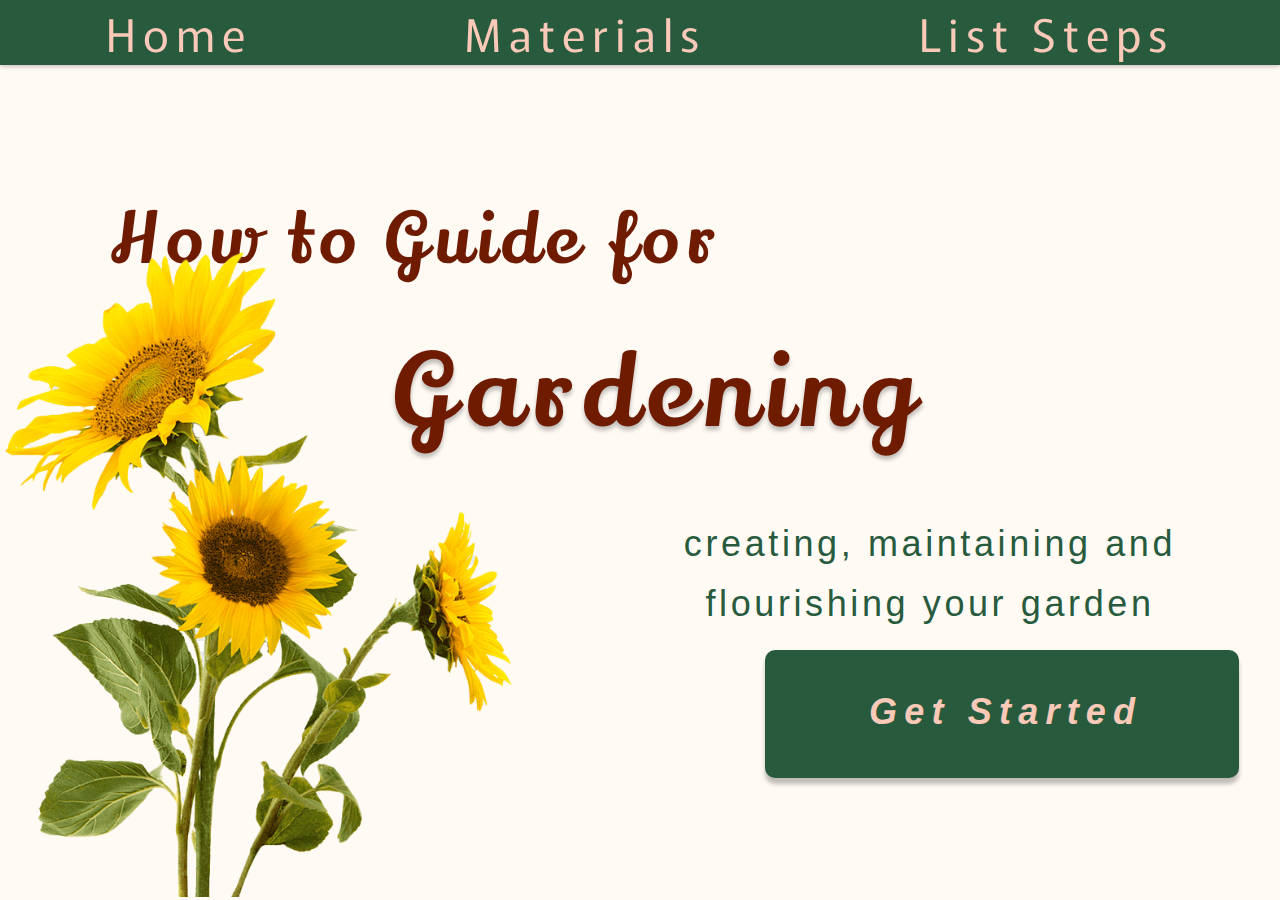
<file: index.html>
<!DOCTYPE html>
<html lang="en">
<head>
    <meta charset="UTF-8">
    <meta name="viewport" content="width=device-width, initial-scale=1.0">

    <link rel="preconnect" href="https://fonts.googleapis.com">
    <link rel="preconnect" href="https://fonts.gstatic.com" crossorigin>
    <link href="https://fonts.googleapis.com/css2?family=Lily+Script+One&display=swap" rel="stylesheet">

    <link rel="preconnect" href="https://fonts.googleapis.com">
    <link rel="preconnect" href="https://fonts.gstatic.com" crossorigin>
    <link href="https://fonts.googleapis.com/css2?family=Murecho:wght@100..900&display=swap" rel="stylesheet">


    <link rel = "stylesheet" href ="css/style.css">
    <link rel = "stylesheet" href = "css/topbar.css">
    <link rel = "stylesheet" href = "css/button.css">
    <title>How To</title>
</head>
<body>

    <div class = "top-bar">
        <a href = "index.html">Home</a>
        <a href = "materials.html"> Materials</a>
        <a href = "steps.html"> List Steps</a>
    </div>

    <div class="home">
        <div class="overlap-wrapper">
          <div class="overlap">
            <div class="overlap-group">
              <div class="text-wrapper">How to Guide for</div>
              <div class="text-wrapper-3">Gardening</div>
              <img class="sunflower" src="images/SunFlower.png" />
            </div>
                <p class="p">creating, maintaining and flourishing your garden</p>
          </div>
        </div>
    </div>

    <div class="button">
        <div class="text-wrapper"><a href = "step1.html">Get Started</a></div>
    </div>

      
    
    
    
</body>
</html>
</file>
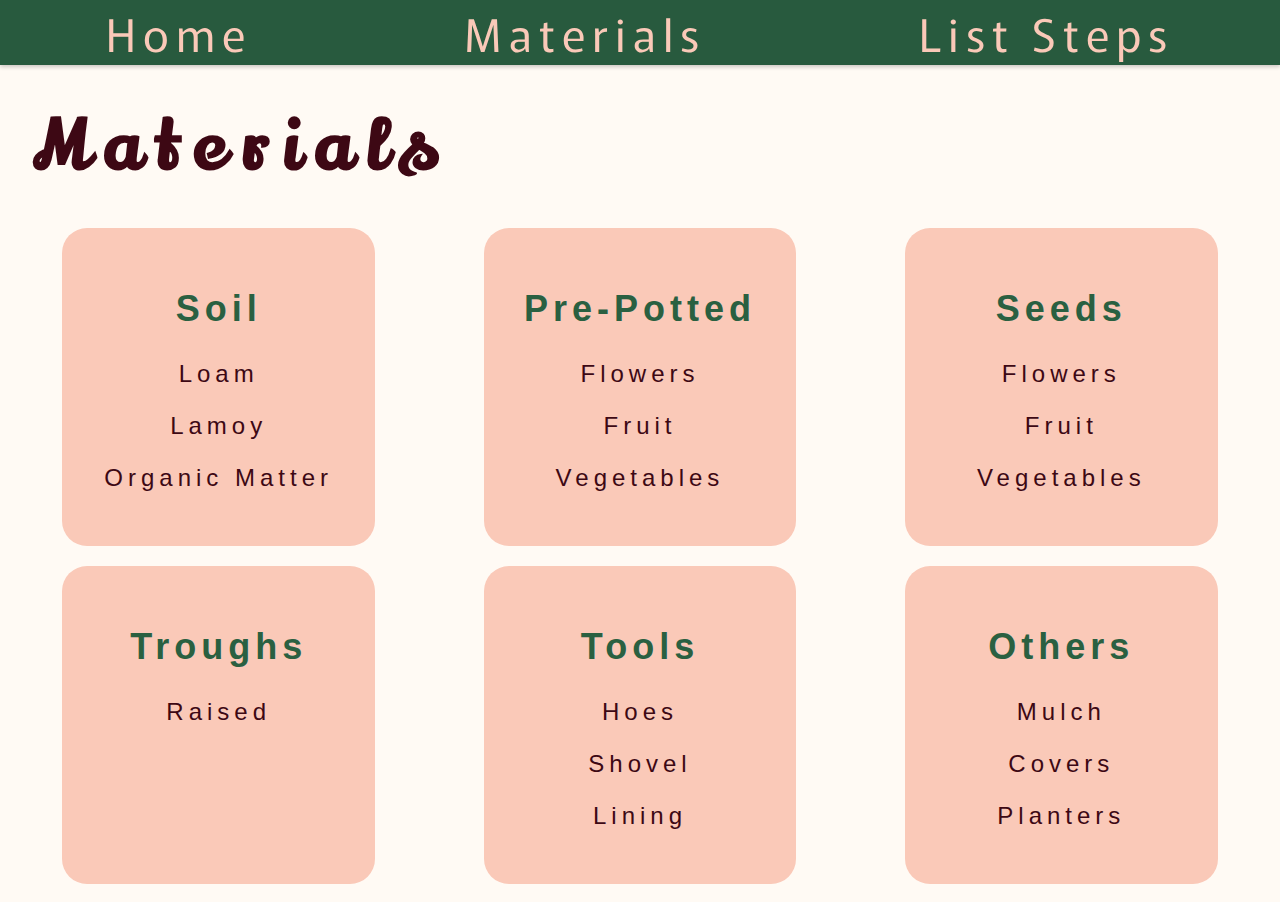
<file: materials.html>
<!DOCTYPE html>
<html lang="en">
<head>
    <meta charset="UTF-8">
    <meta name="viewport" content="width=device-width, initial-scale=1.0">
    <link rel="preconnect" href="https://fonts.googleapis.com">
    <link rel="preconnect" href="https://fonts.gstatic.com" crossorigin>
    <link href="https://fonts.googleapis.com/css2?family=Lily+Script+One&display=swap" rel="stylesheet">

    <link rel="preconnect" href="https://fonts.googleapis.com">
    <link rel="preconnect" href="https://fonts.gstatic.com" crossorigin>
    <link href="https://fonts.googleapis.com/css2?family=Murecho:wght@100..900&display=swap" rel="stylesheet">


    <link rel = "stylesheet" href ="css/style.css">
    <link rel = "stylesheet" href = "css/topbar.css">
    <title>Document</title>
</head>
<body>
    <div class = "top-bar">
        <a href = "index.html">Home</a>
        <a href = "materials.html"> Materials</a>
        <a href = "steps.html"> List Steps </a>
    </div>


    <div class = "stepDiv">

        <div class ="above-heading">
            <p>  </p>
        </div>
        <div class = "heading">
            <h2>Materials</h2>
        </div>

    </div>

    <div class = "flex-container">
        <div class = "flex-box">
            <h2> Soil </h2>
            <p><a href="https://www.homedepot.com/b/Outdoors-Garden-Center-Landscaping-Supplies-Soils/N-5yc1vZbx67">Loam</a></p>
            <p><a href="https://www.homedepot.com/b/Outdoors-Garden-Center-Landscaping-Supplies-Soils/N-5yc1vZbx67">Lamoy</a></p>
            <p><a href="https://www.homedepot.com/b/Outdoors-Garden-Center-Landscaping-Supplies-Soils/N-5yc1vZbx67">Organic Matter</a></p>
        </div>
        <div class = "flex-box">
            <h2> Pre-Potted </h2>
            <p><a href= "https://www.homedepot.com/b/Outdoors-Garden-Center-Outdoor-Plants/N-5yc1vZc8rg">Flowers</a></p>
            <p><a href= "https://www.homedepot.com/b/Outdoors-Garden-Center-Outdoor-Plants/N-5yc1vZc8rg">Fruit</a></p>
            <p><a href= "https://www.homedepot.com/b/Outdoors-Garden-Center-Outdoor-Plants/N-5yc1vZc8rg">Vegetables</a></p>
        </div>
        <div class = "flex-box">
            <h2> Seeds </h2>
            <p><a href= "https://www.homedepot.com/b/Outdoors-Garden-Center-Outdoor-Plants/N-5yc1vZc8rg">Flowers</a></p>
            <p><a href= "https://www.homedepot.com/b/Outdoors-Garden-Center-Outdoor-Plants/N-5yc1vZc8rg">Fruit</a></p>
            <p><a href= "https://www.homedepot.com/b/Outdoors-Garden-Center-Outdoor-Plants/N-5yc1vZc8rg">Vegetables</a></p>
        </div>
    </div>

    <div class = "flex-container">
        <div class = "flex-box">
            <h2> Troughs </h2>
            <p><a href = "https://www.homedepot.com/b/Outdoors-Garden-Center-Raised-Garden-Beds/N-5yc1vZbx7c">Raised</a></p>
        </div>
        <div class = "flex-box">
            <h2> Tools </h2>
            <p><a href = "https://www.homedepot.com/b/Outdoors-Garden-Center-Garden-Tools/N-5yc1vZbx6x">Hoes</a></p>
            <p><a href = "https://www.homedepot.com/b/Outdoors-Garden-Center-Garden-Tools/N-5yc1vZbx6x">Shovel</a></p>
            <p><a href = "https://www.homedepot.com/b/Outdoors-Garden-Center-Garden-Tools/N-5yc1vZbx6x">Lining</a></p>
        </div>
        <div class = "flex-box">
            <h2> Others </h2>
            <p><a href = "https://www.homedepot.com/b/Outdoors-Garden-Center/N-5yc1vZbx6k">Mulch</a></p>
            <p><a href = "https://www.homedepot.com/b/Outdoors-Garden-Center/N-5yc1vZbx6k">Covers</a></p>
            <p><a href = "https://www.homedepot.com/b/Outdoors-Garden-Center/N-5yc1vZbx6k">Planters</a></p>
        </div>
    </div>
    
</body>
</html>
</file>
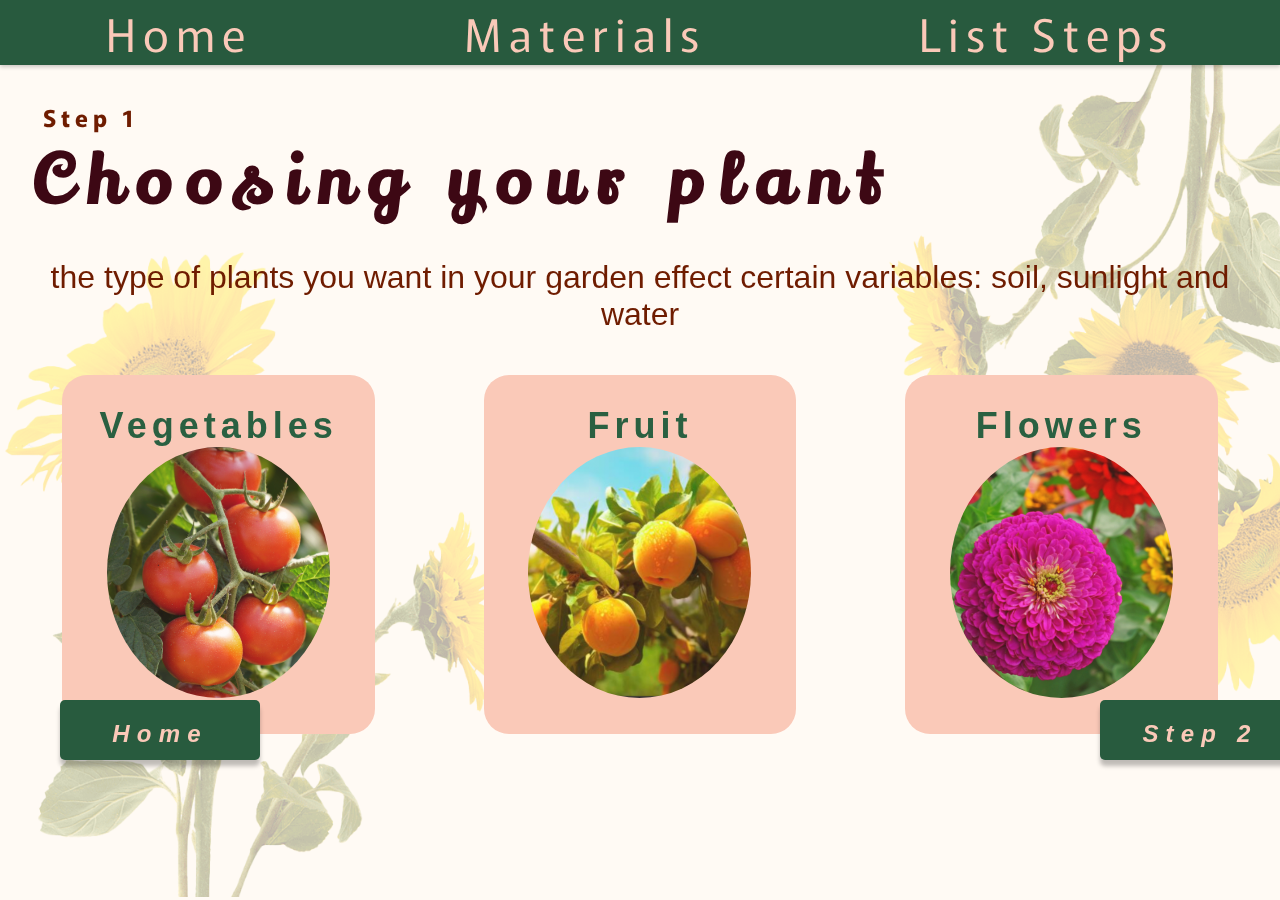
<file: step1.html>
<!DOCTYPE html>
<html lang="en">
<head>
    <meta charset="UTF-8">
    <meta name="viewport" content="width=device-width, initial-scale=1.0">
    <link rel="preconnect" href="https://fonts.googleapis.com">
    <link rel="preconnect" href="https://fonts.gstatic.com" crossorigin>
    <link href="https://fonts.googleapis.com/css2?family=Lily+Script+One&display=swap" rel="stylesheet">

    <link rel="preconnect" href="https://fonts.googleapis.com">
    <link rel="preconnect" href="https://fonts.gstatic.com" crossorigin>
    <link href="https://fonts.googleapis.com/css2?family=Murecho:wght@100..900&display=swap" rel="stylesheet">


    <link rel = "stylesheet" href ="css/style.css">
    <link rel = "stylesheet" href = "css/topbar.css">
    <link rel = "stylesheet" href = "css/button.css">

    <title>Document</title>
</head>
<body>
    <div class = "top-bar">
        <a href = "index.html">Home</a>
        <a href = "materials.html"> Materials</a>
        <a href = "steps.html"> List Steps </a>
    </div>
    
    <div class = "stepDiv">
        <div class = "above-heading">
            <h3>Step 1</h3>
        </div>
    
        <div class = "heading">
            <h2>Choosing your plant</h2>
        </div>

        <div class = "sub">
            <p>the type of plants you want in your garden effect certain variables: soil, sunlight and water </p>
        </div>

        <div class = "flex-container">
            <div class = "flex-box"> 
                <h2>Vegetables</h2>
                <img class = "veg" src= "images/tomatoe.svg">
            </div>
            <div class = "flex-box"> 
                <h2>Fruit</h2>
                <img class = "fruit" src= "images/fruit.svg">
            </div>
            
            <div class = "flex-box"> 
                <h2>Flowers</h2>
                <img class = "fruit" src= "images/flowers.svg">
            </div>
    
            
        </div>

    </div>
    <img class="sunflower-1" src="images/SunFlower.png" />
    <img class="sunflower-2" src="images/SunFlower.png" />

    

   


    <div class = "prev-button">
        <a href = "index.html">Home</a>
    </div>

    <div class = "next-button">
        <a href = "step2.html">Step 2</a>
    </div>

    
</body>
</html>
</file>
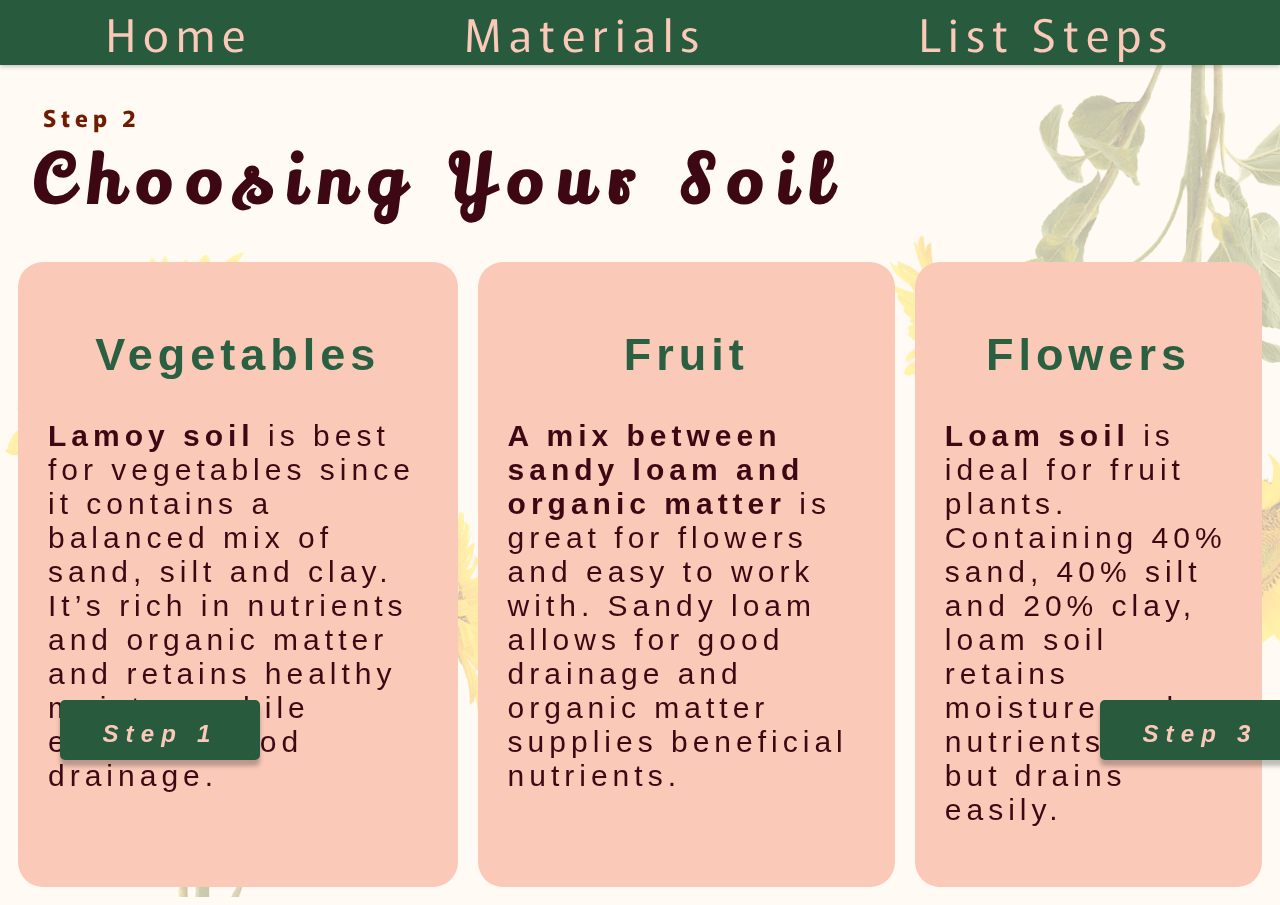
<file: step2.html>
<!DOCTYPE html>
<html lang="en">
<head>
    <meta charset="UTF-8">
    <meta name="viewport" content="width=device-width, initial-scale=1.0">
    <meta charset="UTF-8">
    <meta name="viewport" content="width=device-width, initial-scale=1.0">
    <link rel="preconnect" href="https://fonts.googleapis.com">
    <link rel="preconnect" href="https://fonts.gstatic.com" crossorigin>
    <link href="https://fonts.googleapis.com/css2?family=Lily+Script+One&display=swap" rel="stylesheet">

    <link rel="preconnect" href="https://fonts.googleapis.com">
    <link rel="preconnect" href="https://fonts.gstatic.com" crossorigin>
    <link href="https://fonts.googleapis.com/css2?family=Murecho:wght@100..900&display=swap" rel="stylesheet">


    <link rel = "stylesheet" href ="css/style.css">
    <link rel = "stylesheet" href = "css/topbar.css">
    <link rel = "stylesheet" href = "css/button.css">

    <title>Document</title>
</head>
<body>
    <div class = "top-bar">
        <a href = "index.html">Home</a>
        <a href = "materials.html"> Materials</a>
        <a href = "steps.html"> List Steps </a>
    </div>

    <img class="sunflower-1" src="images/SunFlower.png" />
    <img class="sunflower-2" src="images/SunFlower.png" />
    
    <div class = "stepDiv">
        <div class = "above-heading">
            <h3>Step 2</h3>
        </div>

        <div class = "heading">
            <h2>Choosing Your Soil</h2>
        </div>
    </div>

    <div class = "flex-container">
        <div class = "flex-child"> 
            <h2>Vegetables</h2>
            <p><b>Lamoy soil</b> is best for vegetables since it contains a balanced mix of sand, silt and clay. It’s rich in nutrients and organic matter and retains healthy moisture while ensuring good drainage.</p>
        </div>
        <div class = "flex-child"> 
            <h2>Fruit</h2>
            <p><b>A mix between sandy loam and organic matter </b>is great for flowers and easy to work with. Sandy loam allows for good drainage and organic matter supplies beneficial nutrients.</p>
        </div>
        
        <div class = "flex-child"> 
            <h2>Flowers</h2>
            <p><b>Loam soil</b> is ideal for fruit plants. Containing 40% sand, 40% silt and 20% clay, loam soil retains moisture and nutrients well but drains easily.</p>
        </div>

        
    </div>

    <div class = "prev-button">
        <a href = "step1.html">Step 1</a>
    </div>
    
    <div class = "next-button">
        <a href = "step3.html">Step 3</a>
    </div>

</body>
</html>
</file>
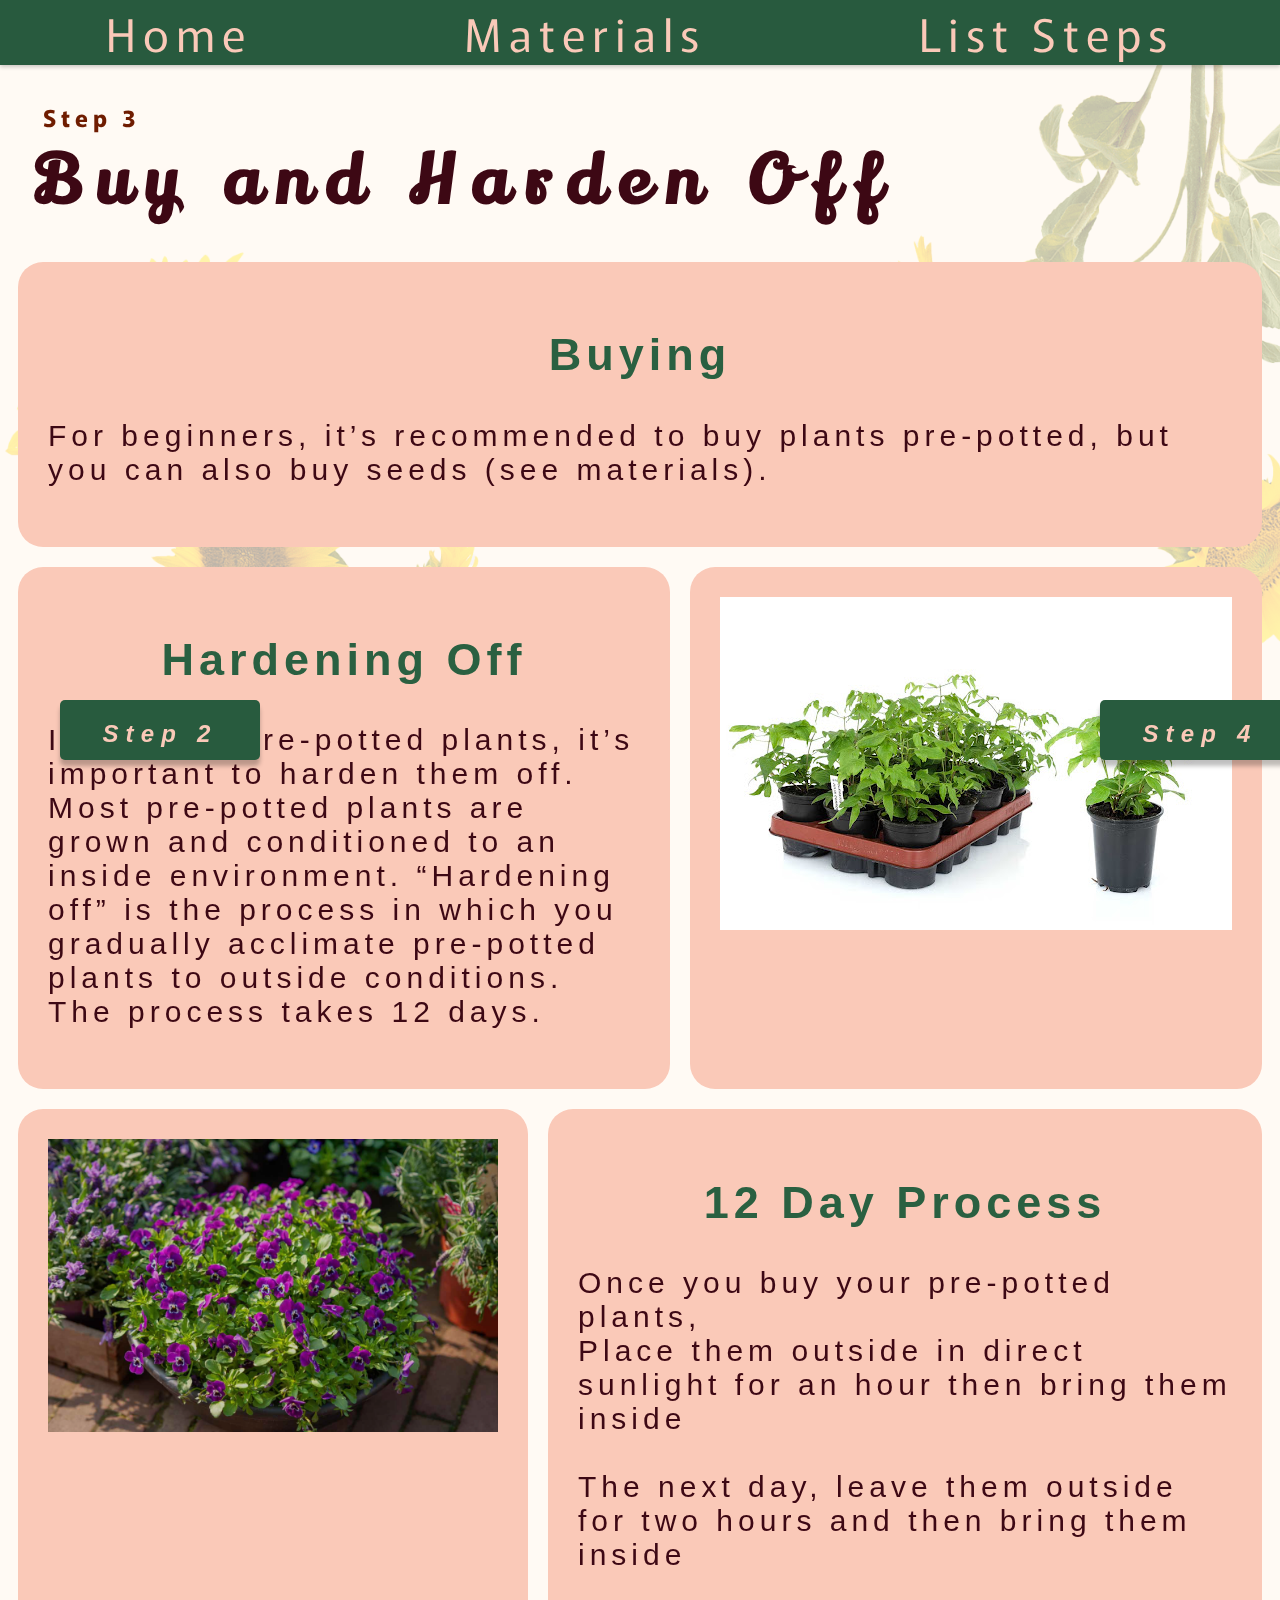
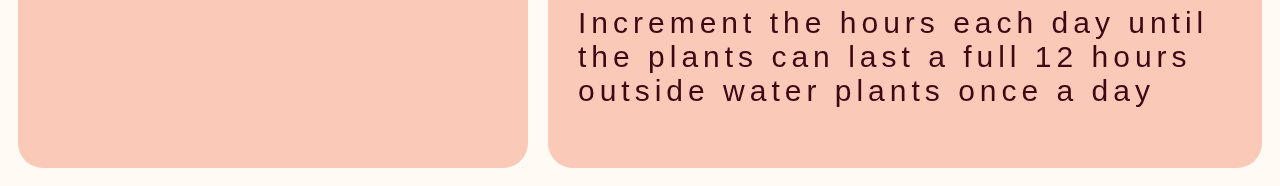
<file: step3.html>
<!DOCTYPE html>
<html lang="en">
<head>
    <meta charset="UTF-8">
    <meta name="viewport" content="width=device-width, initial-scale=1.0">

    <meta charset="UTF-8">
    <meta name="viewport" content="width=device-width, initial-scale=1.0">
    <link rel="preconnect" href="https://fonts.googleapis.com">
    <link rel="preconnect" href="https://fonts.gstatic.com" crossorigin>
    <link href="https://fonts.googleapis.com/css2?family=Lily+Script+One&display=swap" rel="stylesheet">

    <link rel="preconnect" href="https://fonts.googleapis.com">
    <link rel="preconnect" href="https://fonts.gstatic.com" crossorigin>
    <link href="https://fonts.googleapis.com/css2?family=Murecho:wght@100..900&display=swap" rel="stylesheet">


    <link rel = "stylesheet" href ="css/style.css">
    <link rel = "stylesheet" href = "css/topbar.css">
    <link rel = "stylesheet" href = "css/button.css">

    <title>Document</title>
</head>
<body>
    <div class = "top-bar">
        <a href = "index.html">Home</a>
        <a href = "materials.html"> Materials</a>
        <a href = "steps.html"> List Steps </a>
    </div>

    <img class="sunflower-1" src="images/SunFlower.png" />
    <img class="sunflower-2" src="images/SunFlower.png" />

    <div class = "stepDiv">
        <div class = "above-heading">
            <h3>Step 3</h3>
        </div>

        <div class = "heading">
            <h2>Buy and Harden Off</h2>
        </div>
    </div>

    <div class = "flex-container1">
        <div class = "flex-child1">
        <h2>Buying</h2>
        <p>For beginners, it’s recommended to buy plants pre-potted, but you can also buy seeds (see materials).</p>
        </div>
    </div>

    <div class = "flex-container">
        <div class = "flex-child">
        <h2>Hardening Off</h2>
        <p>If you buy pre-potted plants, it’s important to harden them off. Most pre-potted plants are grown and conditioned to an inside environment. “Hardening off” is the process in which you gradually acclimate pre-potted plants to outside conditions. The process takes 12 days.</p>
        </div>
        <div class = "flex-child">
           <img class = "pot" src = "images/PPplants.jpg">
        </div>

    </div>

    <div class = "flex-container">
        <div class = "flex-child">
            <img class = "flowers" src = "images/PPF2.png">
        </div>
        <div class = "flex-child">
            <h2>12 Day Process</h2>
            <p>Once you buy your pre-potted plants, 
                <br>Place them outside in direct sunlight for an hour then bring them inside</br>
                <br> The next day, leave them outside for two hours and then bring them inside</br>
                <br>Increment the hours each day until the plants can last a full 12 hours outside
                water plants once a day</br>
                </p> 
        </div>

    </div>
    
    

    <div class = "prev-button">
        <a href = "step2.html">Step 2</a>
    </div>

    <div class = "next-button">
        <a href = "step4.html">Step 4</a>
    </div>

</body>
</html>
</file>
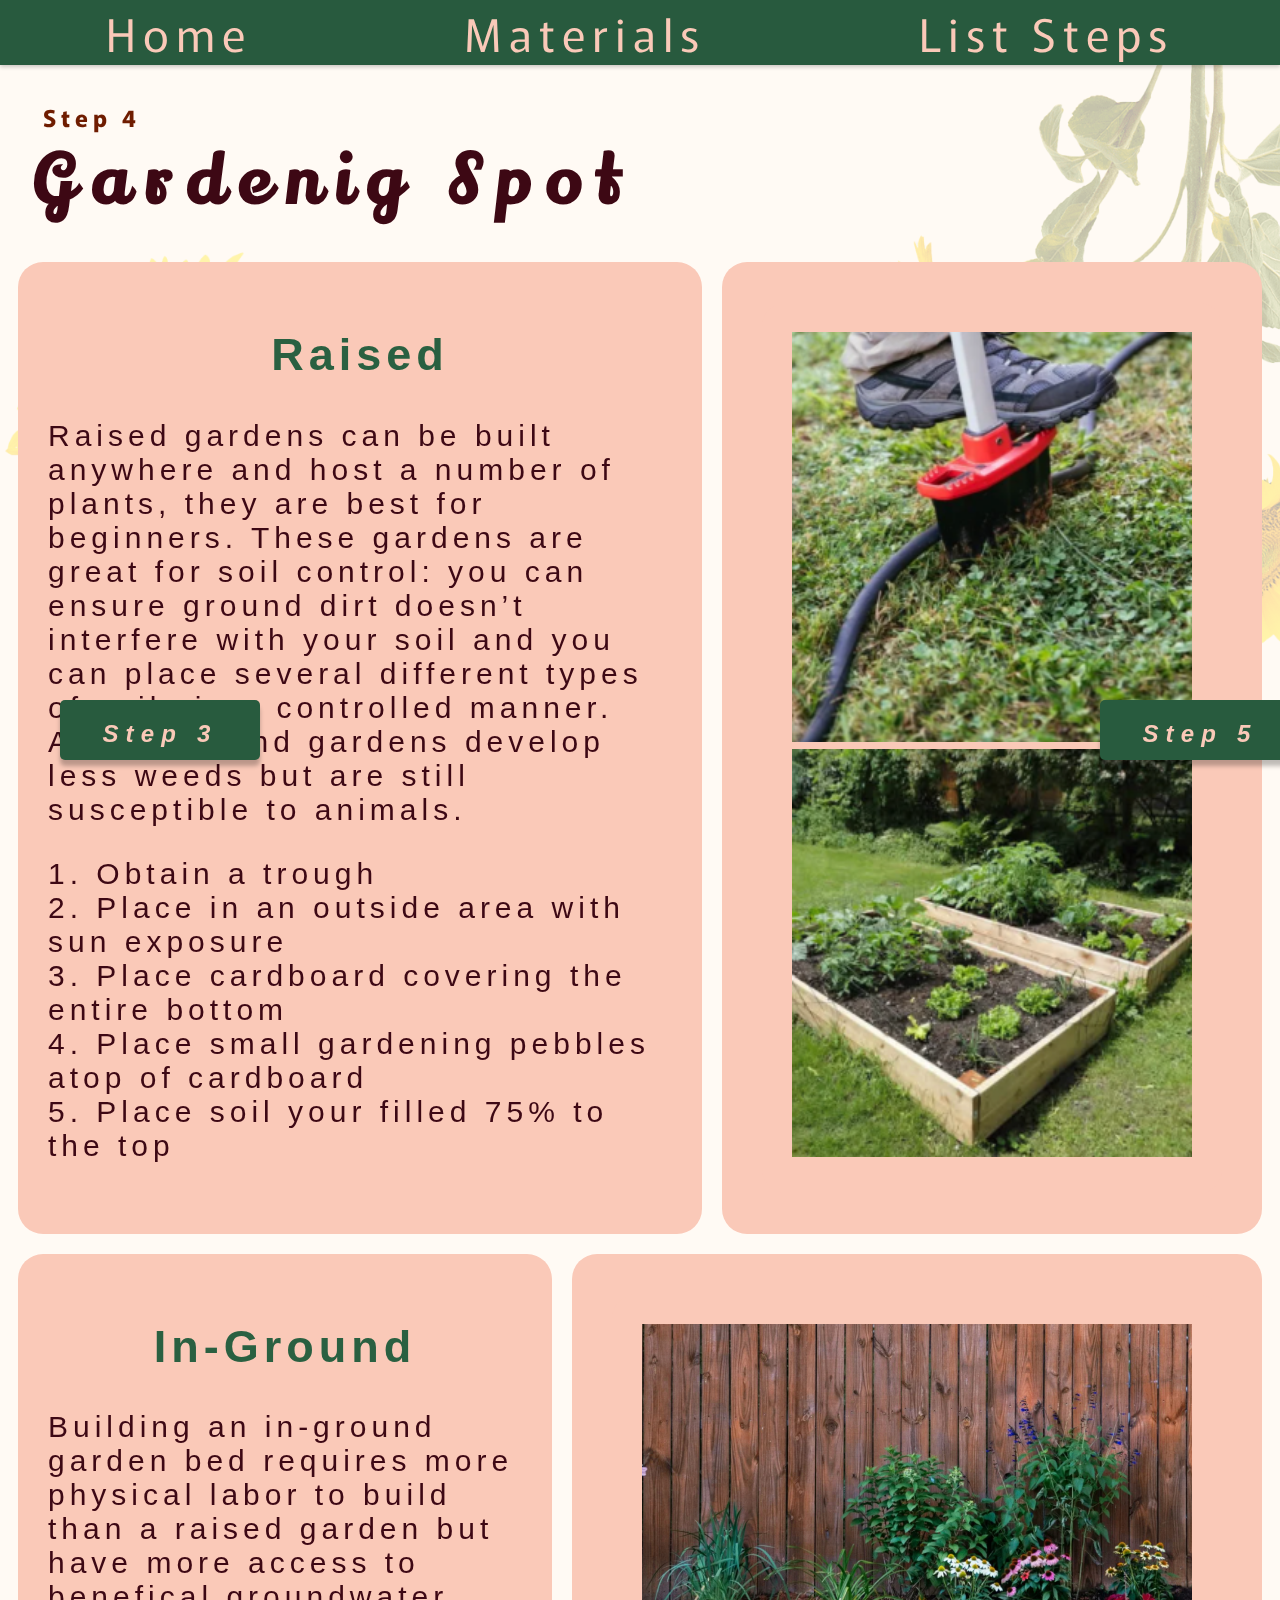
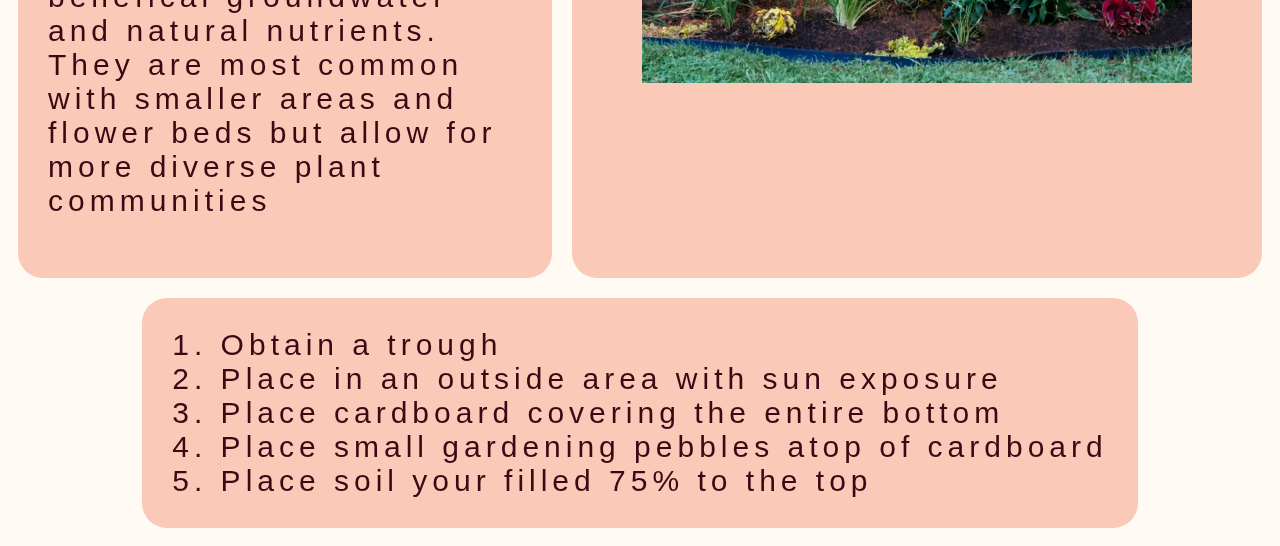
<file: step4.html>
<!DOCTYPE html>
<html lang="en">
<head>
    <meta charset="UTF-8">
    <meta name="viewport" content="width=device-width, initial-scale=1.0">
    <meta charset="UTF-8">
    <meta name="viewport" content="width=device-width, initial-scale=1.0">
    <link rel="preconnect" href="https://fonts.googleapis.com">
    <link rel="preconnect" href="https://fonts.gstatic.com" crossorigin>
    <link href="https://fonts.googleapis.com/css2?family=Lily+Script+One&display=swap" rel="stylesheet">

    <link rel="preconnect" href="https://fonts.googleapis.com">
    <link rel="preconnect" href="https://fonts.gstatic.com" crossorigin>
    <link href="https://fonts.googleapis.com/css2?family=Murecho:wght@100..900&display=swap" rel="stylesheet">


    <link rel = "stylesheet" href ="css/style.css">
    <link rel = "stylesheet" href = "css/topbar.css">
    <link rel = "stylesheet" href = "css/button.css">
    
    <title>Document</title>
</head>
<body>
    <div class = "top-bar">
        <a href = "index.html">Home</a>
        <a href = "materials.html"> Materials</a>
        <a href = "steps.html"> List Steps </a>
    </div>

    <img class="sunflower-1" src="images/SunFlower.png" />
    <img class="sunflower-2" src="images/SunFlower.png" />

    <div class = "stepDiv">
        <div class = "above-heading">
            <h3>Step 4</h3>
        </div>

        <div class = "heading">
            <h2>Gardenig Spot</h2>
        </div>
    </div>
    
    <div class = "flex-container">
        <div class = "flex-child">
        <h2>Raised</h2>
            <p>Raised gardens can be built anywhere and host a number of plants, they are best for beginners. These gardens are great for soil control: you can ensure ground dirt doesn’t interfere with your soil and you can place several different types of soils in a controlled manner. Above ground gardens develop less weeds but are still susceptible to animals. </p>
            <p>
                1. Obtain a trough
                <br>2. Place in an outside area with sun exposure</br>
                3. Place cardboard covering the entire bottom
                <br>4. Place small gardening pebbles atop of cardboard</br>
                5. Place soil your filled 75% to the top
            </p>
        </div>
        <div class = "flex-child">
            <div class = "flex-container">
                <div class = "flex-child">
                    <img class = "shov" src = "images/Screen Shot 2024-09-25 at 2.22.17 PM 1.png">
                    <img class = "bed" src = "images/beds.png">
                </div>

            </div>
           
        </div>

    </div>

    <div class = "flex-container">
        <div class = "flex-child">
        <h2>In-Ground</h2>
            <p>Building an in-ground garden bed requires more physical labor to build than a raised garden  but have more access to benefical groundwater and natural nutrients. They are most common with smaller areas and flower beds but allow for more diverse plant communities  </p>
           
        </div>
        <div class = "flex-child">
            <div class = "flex-container">
                <div class = "flex-child">
                    <img class = "ing" src = "images/InGround.png">
                </div>

            </div>
           
        </div>

    </div>
    <div class = "flex-container">
        <div class = "flex-child">
            <div class = "listIG">
                1. Obtain a trough
            <br>2. Place in an outside area with sun exposure</br>
            3. Place cardboard covering the entire bottom
            <br>4. Place small gardening pebbles atop of cardboard</br>
            5. Place soil your filled 75% to the top
            </div>
            
        </div>

    </div>






    <div class = "prev-button">
        <a href = "step3.html">Step 3</a>
    </div>

    <div class = "next-button">
        <a href = "step5.html">Step 5</a>
    </div>
    
</body>
</html>
</file>
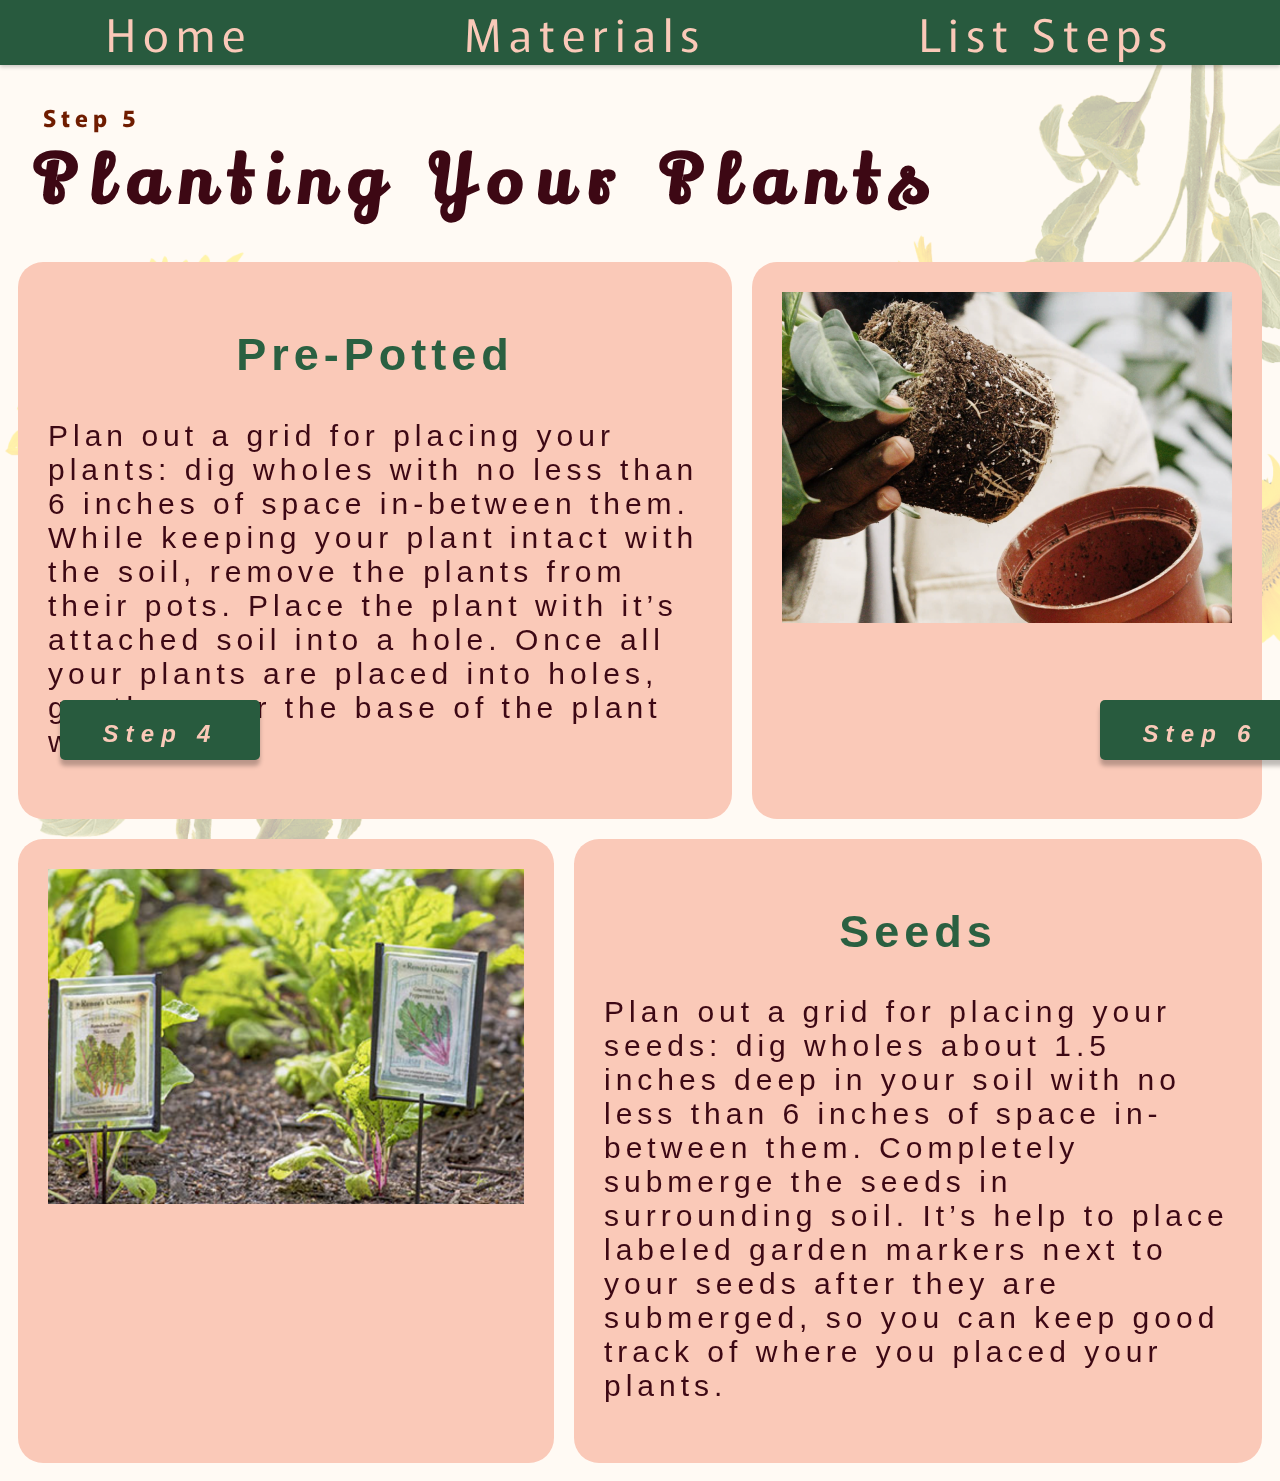
<file: step5.html>
<!DOCTYPE html>
<html lang="en">
<head>
    <meta charset="UTF-8">
    <meta name="viewport" content="width=device-width, initial-scale=1.0">

    <meta charset="UTF-8">
    <meta name="viewport" content="width=device-width, initial-scale=1.0">
    <link rel="preconnect" href="https://fonts.googleapis.com">
    <link rel="preconnect" href="https://fonts.gstatic.com" crossorigin>
    <link href="https://fonts.googleapis.com/css2?family=Lily+Script+One&display=swap" rel="stylesheet">

    <link rel="preconnect" href="https://fonts.googleapis.com">
    <link rel="preconnect" href="https://fonts.gstatic.com" crossorigin>
    <link href="https://fonts.googleapis.com/css2?family=Murecho:wght@100..900&display=swap" rel="stylesheet">


    <link rel = "stylesheet" href ="css/style.css">
    <link rel = "stylesheet" href = "css/topbar.css">
    <link rel = "stylesheet" href = "css/button.css">
    
    <title>Document</title>
</head>
<body>
    <div class = "top-bar">
        <a href = "index.html">Home</a>
        <a href = "materials.html"> Materials</a>
        <a href = "steps.html"> List Steps </a>
    </div>

    <img class="sunflower-1" src="images/SunFlower.png" />
    <img class="sunflower-2" src="images/SunFlower.png" />

    <div class = "stepDiv">
        <div class = "above-heading">
            <h3>Step 5</h3>
        </div>

        <div class = "heading">
            <h2>Planting Your Plants</h2>
        </div>
    </div>

    <div class = "flex-container">
        <div class = "flex-child">
        <h2>Pre-Potted</h2>
        <p>Plan out a grid for placing your plants: dig wholes with no less than 6 inches of space in-between them. While keeping your plant intact with the soil, remove the plants from their pots. Place the plant with it’s attached soil into a hole. Once all your plants are placed into holes, gentle cover the base of the plant with soil. </p>
        </div>
        <div class = "flex-child">
           <img class = "pot2" src = "images/PP.png">
        </div>

    </div>

    <div class = "flex-container">
        <div class = "flex-child">
            <img class = "seeds" src = "images/seeds.png">
        </div>
        <div class = "flex-child">
            <h2>Seeds</h2>
            <p> Plan out a grid for placing your seeds: dig wholes about 1.5 inches deep in your soil with no less than 6 inches of space in-between them.  Completely submerge the seeds in surrounding soil. It’s help to place labeled garden markers next to your seeds after they are submerged, so you can keep good track of where you placed your plants.</p>
        </div>

    </div>

    <div class = "prev-button">
        <a href = "step4.html">Step 4</a>
    </div>

    <div class = "next-button">
        <a href = "step6.html">Step 6</a>
    </div>
</body>
</html>
</file>
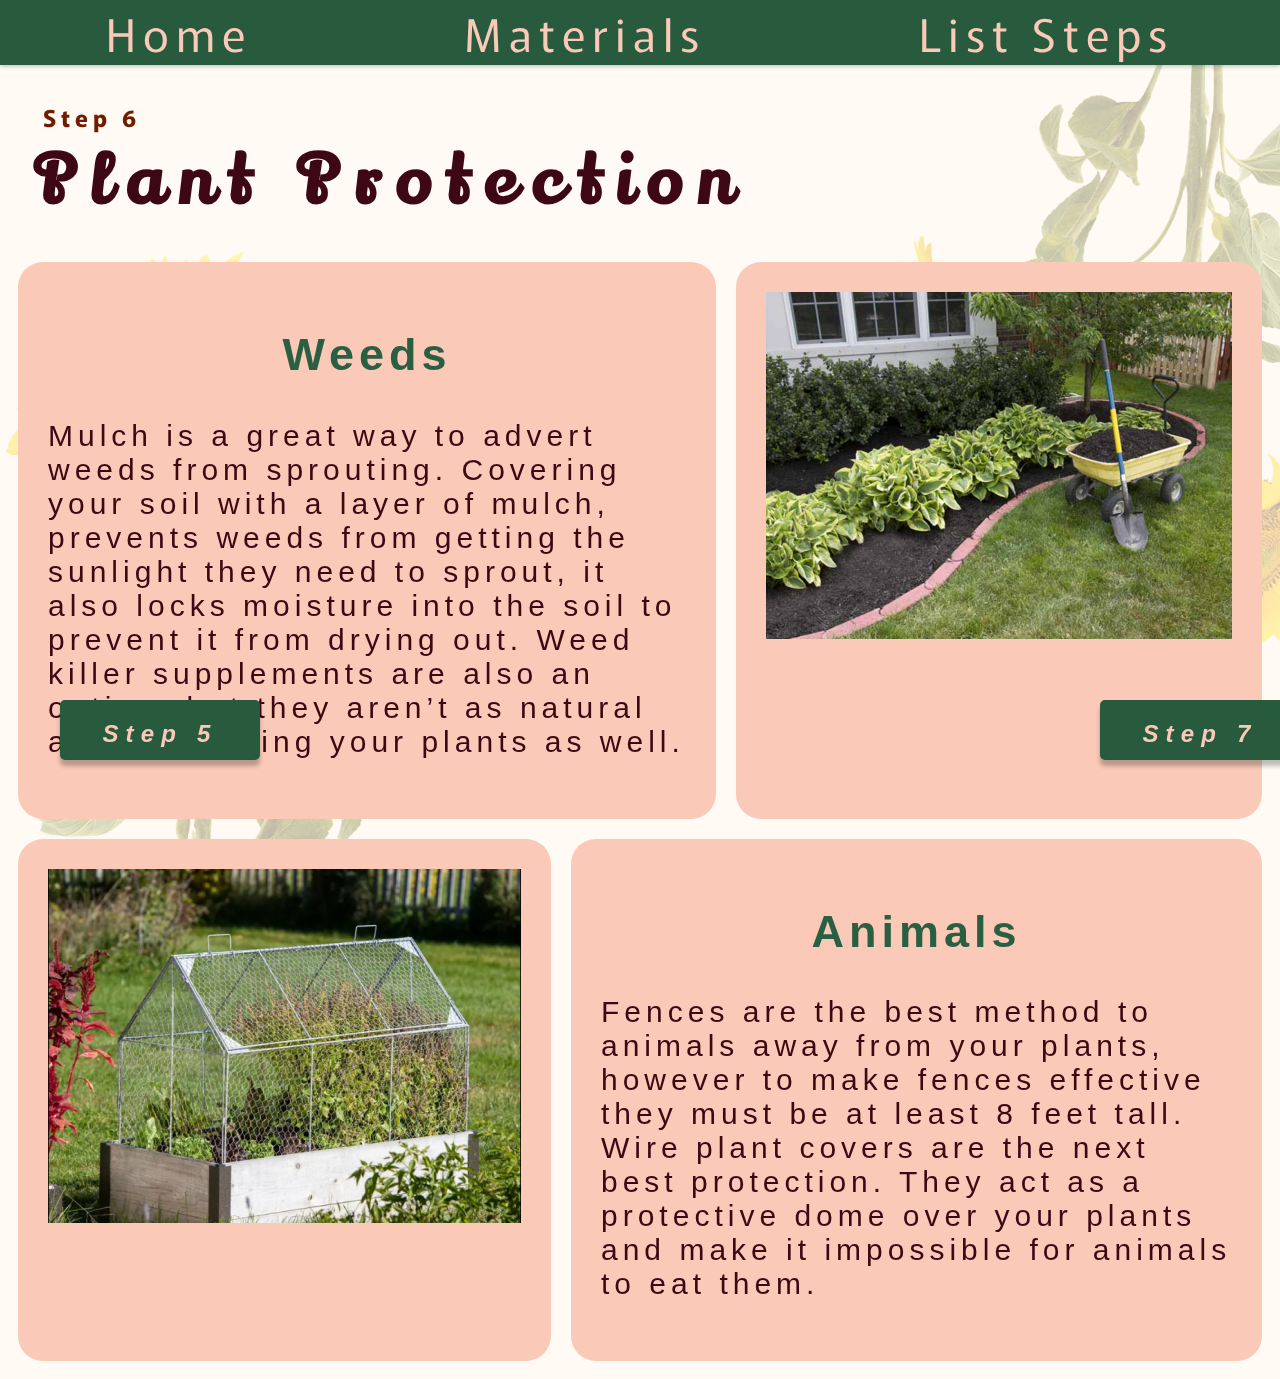
<file: step6.html>
<!DOCTYPE html>
<html lang="en">
<head>
    <meta charset="UTF-8">
    <meta name="viewport" content="width=device-width, initial-scale=1.0">

    <meta charset="UTF-8">
    <meta name="viewport" content="width=device-width, initial-scale=1.0">
    <link rel="preconnect" href="https://fonts.googleapis.com">
    <link rel="preconnect" href="https://fonts.gstatic.com" crossorigin>
    <link href="https://fonts.googleapis.com/css2?family=Lily+Script+One&display=swap" rel="stylesheet">

    <link rel="preconnect" href="https://fonts.googleapis.com">
    <link rel="preconnect" href="https://fonts.gstatic.com" crossorigin>
    <link href="https://fonts.googleapis.com/css2?family=Murecho:wght@100..900&display=swap" rel="stylesheet">


    <link rel = "stylesheet" href ="css/style.css">
    <link rel = "stylesheet" href = "css/topbar.css">
    <link rel = "stylesheet" href = "css/button.css">

    <title>Document</title>
</head>
<body>
    <div class = "top-bar">
        <a href = "index.html">Home</a>
        <a href = "materials.html"> Materials</a>
        <a href = "steps.html"> List Steps </a>
    </div>

    <div class = "stepDiv">
            <div class = "above-heading">
                <h3>Step 6</h3>
            </div>

        <div class = "heading">
            <h2>Plant Protection</h2>
        </div>
    </div>

    <img class="sunflower-1" src="images/SunFlower.png" />
    <img class="sunflower-2" src="images/SunFlower.png" />

    <div class = "flex-container">
        <div class = "flex-child">
        <h2>Weeds</h2>
        <p>Mulch is a great way to advert weeds from sprouting. Covering your soil with a layer of mulch, prevents weeds from getting the sunlight they need to sprout, it also locks moisture into the soil to prevent it from drying out. Weed killer supplements are also an option, but they aren’t as natural and risk killing your plants as well.
        </p>
        </div>
        <div class = "flex-child">
           <img class = "pot2" src = "images/mulch.png">
        </div>

    </div>

    <div class = "flex-container">
        <div class = "flex-child">
            <img class = "seeds" src = "images/animals.png">
        </div>
        <div class = "flex-child">
            <h2>Animals</h2>
            <p> Fences are the best method to animals away from your plants, however to make fences effective they must be at least 8 feet tall.  Wire plant covers are the next best protection. They act as a protective dome over your plants and make it impossible for animals to eat them.</p>
        </div>

    </div>

    

    <div class = "prev-button">
        <a href = "step5.html">Step 5</a>
    </div>

    <div class = "next-button">
        <a href = "step7.html">Step 7</a>
    </div>
</body>

</html>
</file>
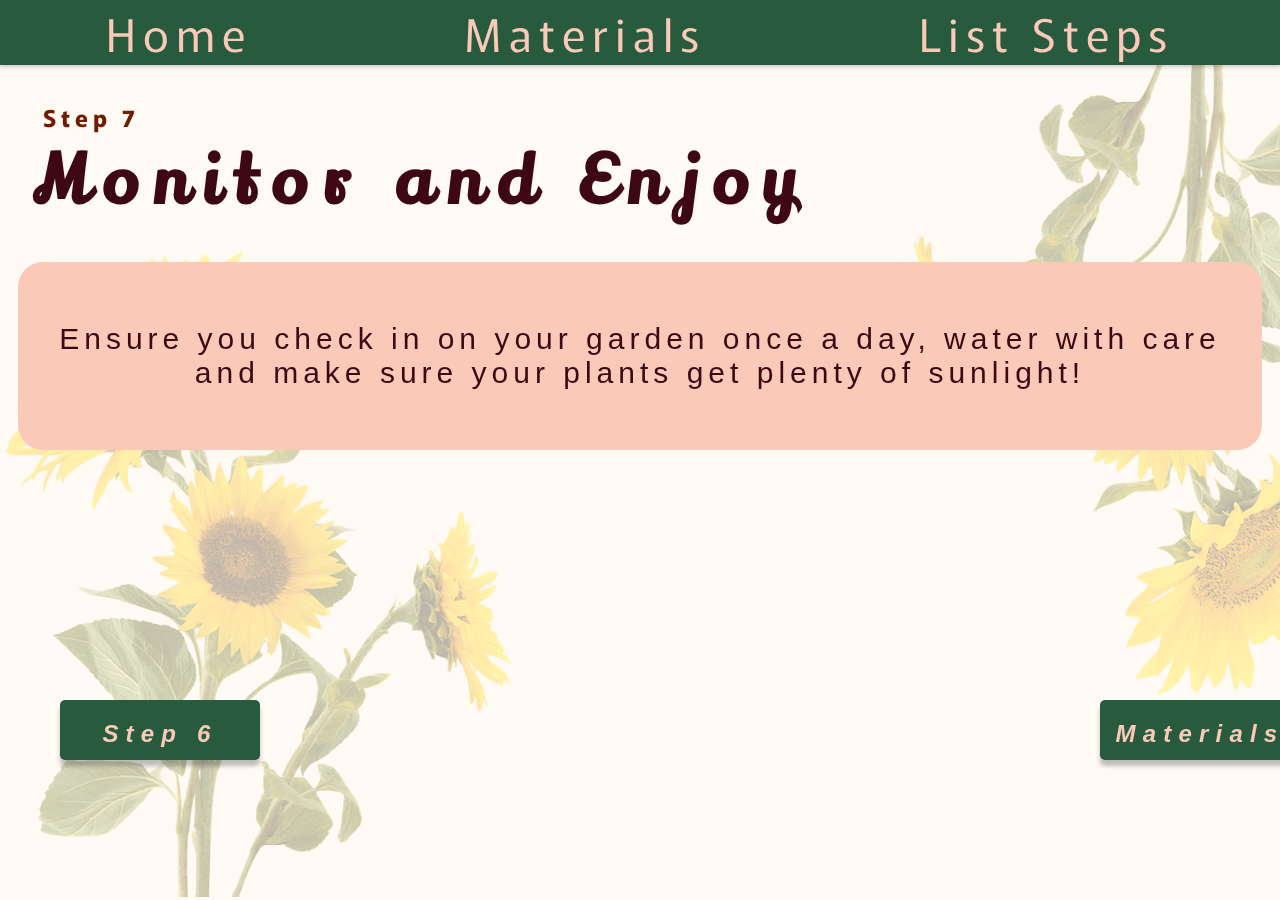
<file: step7.html>
<!DOCTYPE html>
<html lang="en">
<head>
    <meta charset="UTF-8">
    <meta name="viewport" content="width=device-width, initial-scale=1.0">

    <meta charset="UTF-8">
    <meta name="viewport" content="width=device-width, initial-scale=1.0">
    <link rel="preconnect" href="https://fonts.googleapis.com">
    <link rel="preconnect" href="https://fonts.gstatic.com" crossorigin>
    <link href="https://fonts.googleapis.com/css2?family=Lily+Script+One&display=swap" rel="stylesheet">

    <link rel="preconnect" href="https://fonts.googleapis.com">
    <link rel="preconnect" href="https://fonts.gstatic.com" crossorigin>
    <link href="https://fonts.googleapis.com/css2?family=Murecho:wght@100..900&display=swap" rel="stylesheet">


    <link rel = "stylesheet" href ="css/style.css">
    <link rel = "stylesheet" href = "css/topbar.css">
    <link rel = "stylesheet" href = "css/button.css">

    <title>Document</title>
</head>
<body>
    <div class = "top-bar">
        <a href = "index.html">Home</a>
        <a href = "materials.html"> Materials</a>
        <a href = "steps.html"> List Steps </a>
    </div>

    <img class="sunflower-1" src="images/SunFlower.png" />
    <img class="sunflower-2" src="images/SunFlower.png" />

    <div class = "stepDiv">
        <div class = "above-heading">
            <h3>Step 7</h3>
        </div>

        <div class = "heading">
            <h2>Monitor and Enjoy</h2>
        </div>
    </div>

    <div class = "flex-container">
        <div class = "flex-end">
            <p>Ensure you check in on your garden once a day,  water with care and make sure your plants get plenty of sunlight!</p>
        </div>
    </div>

    <div class = "prev-button">
        <a href = "step6.html">Step 6</a>
    </div>

    <div class = "next-button">
        <a href = "materials.html">Materials</a>
    </div>
</body>
</html>
</file>
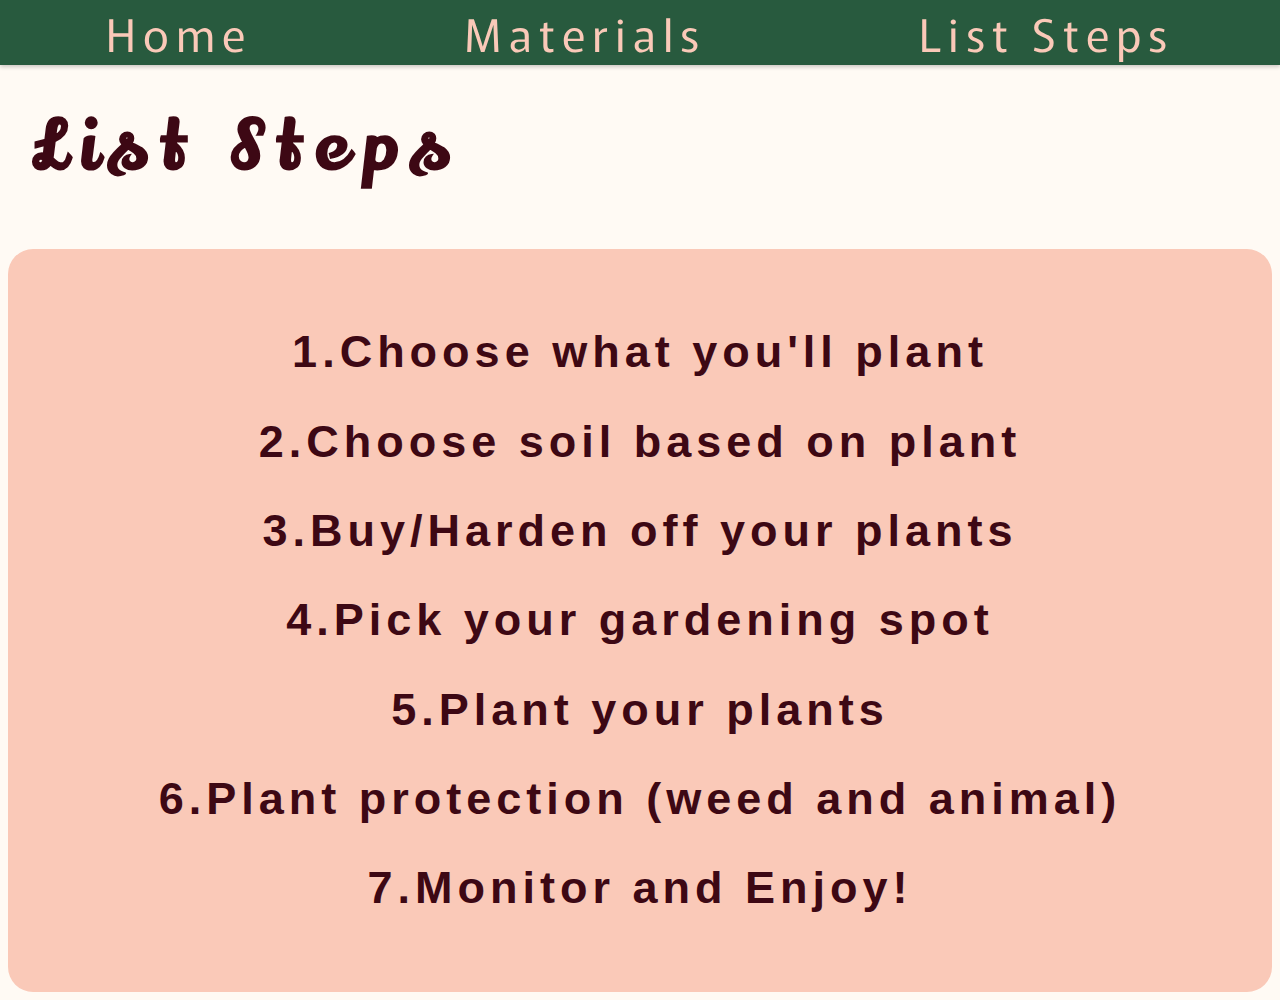
<file: steps.html>
<!DOCTYPE html>
<html lang="en">
<head>
    <meta charset="UTF-8">
    <meta name="viewport" content="width=device-width, initial-scale=1.0">
    <link rel="preconnect" href="https://fonts.googleapis.com">
    <link rel="preconnect" href="https://fonts.gstatic.com" crossorigin>
    <link href="https://fonts.googleapis.com/css2?family=Lily+Script+One&display=swap" rel="stylesheet">

    <link rel="preconnect" href="https://fonts.googleapis.com">
    <link rel="preconnect" href="https://fonts.gstatic.com" crossorigin>
    <link href="https://fonts.googleapis.com/css2?family=Murecho:wght@100..900&display=swap" rel="stylesheet">


    <link rel = "stylesheet" href ="css/style.css">
    <link rel = "stylesheet" href = "css/topbar.css">
    <title>Document</title>
</head>
<body>
    <div class = "top-bar">
        <a href = "index.html">Home</a>
        <a href = "materials.html"> Materials</a>
        <a href = "steps.html"> List Steps </a>
    </div>

    <div class = divSteps>
        <div class = "above-heading">
            <p> </p>
        </div>
        <div class = "heading">
            <h2>List Steps</h2>
        </div>
    </div>

   <div class = "listing-container">
        <div class = "listing">
            
                <h2><a href = "step1.html"> 1.Choose what you'll plant</a></h2>
                <h2><a href = "step2.html"> 2.Choose soil based on plant</a></h2>
                <h2><a href = "step3.html"> 3.Buy/Harden off your plants</a></h2>
                <h2><a href = "step4.html"> 4.Pick your gardening spot</a></h2>
                <h2><a href = "step5.html"> 5.Plant your plants</a></h2>
                <h2><a href = "step6.html"> 6.Plant protection (weed and animal)</a></h2>
                <h2><a href = "step7.html"> 7.Monitor and Enjoy!</a></h2>

        </div>
</div>
    
</body>
</html>
</file>
<file: css/style.css>
:root{
    --background-color: #FFFAF4;
    --font-color-b: #6F1C00;
    --head-color-g: #285B3E;
    --box-color-p:#FAC9B8;
    

}

body{

    font-optical-sizing: auto;
    background-color: var(--background-color);
    
}


/*HOME*/ 

.home {
    background-color: var(--background-color);
    display: flex;
    flex-direction: row;
    justify-content: center;
    width: 100%;
  }
  
  .home .overlap-wrapper {
    background-color:var(--background-color);
    overflow: hidden;
    width: 1280px;
    height: 832px;
  }
  
  .home .overlap {
    position: relative;
    width: 1299px;
    height: 400px;
    top: 45px;
    left: -10px;
    
  }
  
  .home .overlap-group {
    position: absolute;
    width: 400px;
    height: 402px;
    top: 0;
    left: 0;
  }
  
  .home .text-wrapper {
    position: absolute;
    width: 852px;
    top: 139px;
    left: 110px;
    font-family: "Lily Script One", system-ui;
    font-weight: 400;
    color: #6e1b00;
    font-size: 70px;
    letter-spacing: 7px;
    line-height: normal;
    
  }
  
  .home .group {
    position: absolute;
    width: 433px;
    height: 86px;
    top: 0;
    left: 0;
    background-color: #285a3d;
    box-shadow: 0px 4px 4px #00000040;
  }
  
  .home .div {
    position: absolute;
    top: 16px;
    left: 157px;
    font-family: "Murecho-Medium", Helvetica;
    font-weight: 500;
    color: #fac9b8;
    font-size: 36px;
    letter-spacing: 7.2px;
    line-height: normal;
  }
  
  .home .div-wrapper {
    position: absolute;
    width: 433px;
    height: 86px;
    top: 0;
    left: 433px;
    background-color: #285a3d;
    box-shadow: 0px 4px 4px #00000040;
  }
  

  
  .home .text-wrapper-3 {
    position: absolute;
    top: 271px;
    left: 394px;
    text-shadow: 0px 4px 4px #00000040;
    font-family: "Lily Script One", system-ui;
    font-weight: 400;
    color: #6e1b00;
    font-size: 100px;
    letter-spacing: 10px;
    line-height: normal;
  }
  
  .home .sunflower {
    position: fixed;
    width: 651px;
    height: 787px;
    top: 110px;
    left: -100px;
    object-fit: cover;
    opacity: 100%;
  }
  
  .home .p {
    position: absolute;
    width: 522px;
    top: 425px;
    left: 671px;
    font-family: "Murecho-Regular", Helvetica;
    font-weight: 400;
    color: #285b3e;
    font-size: 36px;
    text-align: center;
    letter-spacing: 3.6px;
    line-height: 60px;
  }
  
  
  

  
  .home .group-3 {
    position: absolute;
    width: 474px;
    height: 128px;
    top: 601px;
    left: 695px;
    box-shadow: 0px 6px 4px #00000040;
    background-image: url(./img/rectangle-12.svg);
    background-size: 100% 100%;
  }

  .sunflower-1{
    position: fixed;
    width: 651px;
    height: 787px;
    top: 110px;
    left: -100px;
    object-fit: cover;
    z-index: -1;
    opacity: 30%;
  }

  .sunflower-2{
    position: fixed;
    rotate: 180deg;
    width: 651px;
    height: 787px;
    top: 50px;
    left: 850px;
    object-fit: cover;
    z-index: -1;
    opacity: 30%;


  }
  

/*Plant*/

.sub{
    margin-right: 200px;
    color: #6F1C00;
    margin-left: 400px;
    text-align: center;
    font-family: "Murecho-Regular", Helvetica;
    font-size: 32px;
    font-style: normal;
    font-weight: 400;
    line-height: normal;
    margin: 0px;
    border-radius:10px;
    
}

.flex-container{
    text-decoration: none;
    margin: 0px;
    display: flex;
    opacity: 100%;
    justify-content: space-around;
    border: 0px;
    width: 100%;
    

}

.flex-container a {
    color:#3D0814;
}


.flex-end{
    opacity: 100%;
    background-color:#fac9b8;
    align-content: center;
    font-family: "Murecho-Regular", Helvetica;
    font-size: 32px;
    font-style: normal;
    font-weight: normal;
    line-height: normal;
    margin: 10px;
    padding: 30px;
    font-size: 30px;
    letter-spacing: 5px;
    border-radius: 25px;

    p{
        color: #3D0814;
        text-align:center;

    }

}

.flex-box{
    text-decoration: none;
    opacity: 100%;
    background-color:#fac9b8;
    color: #2A6041;
    text-align: center;
    font-family: "Murecho-Regular", Helvetica;
    font-size: 24px;
    font-style: normal;
    font-weight: normal;
    line-height: normal;
    min-width: 20%;
    margin: 10px;
    padding: 30px;
    letter-spacing: 5px;
    border-radius: 25px;
}



.flex-child{
    text-decoration: none;
    opacity: 100%;
    background-color:#fac9b8;
    color: #2A6041;
    text-align: center;
    font-family: "Murecho-Regular", Helvetica;
    font-size: 24px;
    font-style: normal;
    font-weight: normal;
    line-height: normal;
    margin: 10px;
    padding: 30px;
    font-size: 30px;
    letter-spacing: 5px;
    border-radius: 25px;

    p{
        color: #3D0814;
        text-align:left;

    }

    .listIG{
        color: #3D0814;
        text-align:left;

    }

    .pot{
    
        align-items: center;
    }

    .flowers{

        width: 450px;
      
    }

    .bed{
        width: 400px;
    }

    .shov{
        width: 400px;
    }

    
}



.flex-container1{
    margin: 0px;
    display: flex;
    opacity: 100%;
    
    .flex-child1{
        background-color:#fac9b8;
        color: #2A6041;
        text-align: center;
        font-family: "Murecho-Regular", Helvetica;
        
        font-style: normal;
        font-weight: normal;
        line-height: normal;
        margin: 10px;
        padding: 30px;
        font-size: 30px;
        letter-spacing: 5px;
        border-radius: 25px;

       
        p{
            color: #3D0814;
            text-align:left;

        }

        



    }

}



.heading{
    font-family: "Lily Script One", system-ui;
    font-weight: 5;
    font-style: normal;
    font-size: 45px;
    color:#3D0814;
    /*text-indent: 10%;*/
    margin-left:25px;
    /* margin-top: 10px; */
    letter-spacing: 15px;
    margin-bottom: 25px;
}

.above-heading{
    margin-top: 100px;
    font-family: "Murecho", sans-serif;
    font-optical-sizing: auto;
    font-weight: 400;
    font-style: normal;
    font-size: 20px;
    color:#6F1C00;
    margin-left: 35px;
    letter-spacing: 5px;
    /* margin-bottom: 0px; */

}


.stepDiv{
    h3, h2{
        margin: 0;
        /* color: pink; */
    }
}

.listing-container{
    display:flex;
    justify-content: center;
    margin: 0px;
    opacity: 100%;
    background-color:#fac9b8;
    text-align: center;
    border-radius: 25px;
    
   

}

.listing{

    text-decoration: none;
    opacity: 100%;
    text-align: center;
    justify-content:space-around;
    font-family: "Murecho-Regular", Helvetica;
    font-size: 32px;
    font-style: normal;
    font-weight: normal;
    line-height: normal;
    margin: 10px;
    padding: 30px;
    font-size: 30px;
    letter-spacing: 5px;
    color:#6e1b00;
    
    

   


}

.listing-container a {
    color:#3D0814;
}

a:link{
    text-decoration: none;
    
}

a:hover{
    color:  #2A6041;
}
</file>
<file: css/topbar.css>
.top-bar{
    position: fixed;
    width: 100%;
    top: 0;
    right: 0;
    display: flex;
    justify-content: space-around;
    background-color: #285A3E;
    box-shadow: 0 2px 4px rgba(0, 0, 0, 0.2);
    margin-bottom: 1em;
    
   

}

.top-bar a{
    
    float: left;
    color: #FAC9B8;
	text-align: center;
	text-decoration: none;
    font-family: "Murecho", sans-serif;
    font-optical-sizing: auto;
    font-weight: 100px;
    font-style: normal;
    font-size: 45px;
    letter-spacing: 7px;
    

}

a:hover{
    color: #6F1C00;
 }
</file>
<file: css/button.css>
.button {

    position: absolute;
    width: 474px;
    height: 128px;
    top: 650px;
    left: 765px;
    box-shadow: 0px 6px 4px #00000040;
    background-color: #285B3E;
    background-size: 100% 100%;
    border-radius: 10px;
   
    
  }

  .button a{
    color:  #fac9b8;
    text-decoration: none;
  }
 
  
  .button .text-wrapper {
    
    position: absolute;
    top: 41px;
    left: 104px;
    font-family: "Mulish-ExtraBoldItalic", Helvetica;
    
    font-weight: 800;
    font-style: italic;
    font-size: 36px;
    letter-spacing: 7.2px;
    line-height: normal;
  }
  

  .prev-button{
    box-shadow: 0px 6px 4px #00000040;
    width: 200px;
    height: 40px;
    background-color:#285B3E;
    position: fixed;
    padding-top: 20px;
    text-align:center;
    top: 700px;
    left: 60px;
    font-family: "Mulish-ExtraBoldItalic", Helvetica;
   
    font-weight: 800;
    font-style: italic;
    font-size: 24px;
    letter-spacing: 7.2px;
    line-height: normal;
    border-radius: 5px;

  }

  .prev-button a{
    color:  #fac9b8;
    text-decoration: none;

  }

  

  .next-button{
    box-shadow: 0px 6px 4px #00000040;
    width: 200px;
    height: 40px;
    background-color:#285B3E;
    position: fixed;
    padding-top: 20px;
    text-align:center;
    top: 700px;
    left: 1100px;
    font-family: "Mulish-ExtraBoldItalic", Helvetica;
    color:  #fac9b8;
    font-weight: 800;
    font-style: italic;
    font-size: 24px;
    letter-spacing: 7.2px;
    line-height: normal;
    border-radius: 5px;

  }

  .next-button a{
    color:  #fac9b8;
    text-decoration: none;

  }

  a:hover{
    color: #6F1C00; 
  }
</file>
